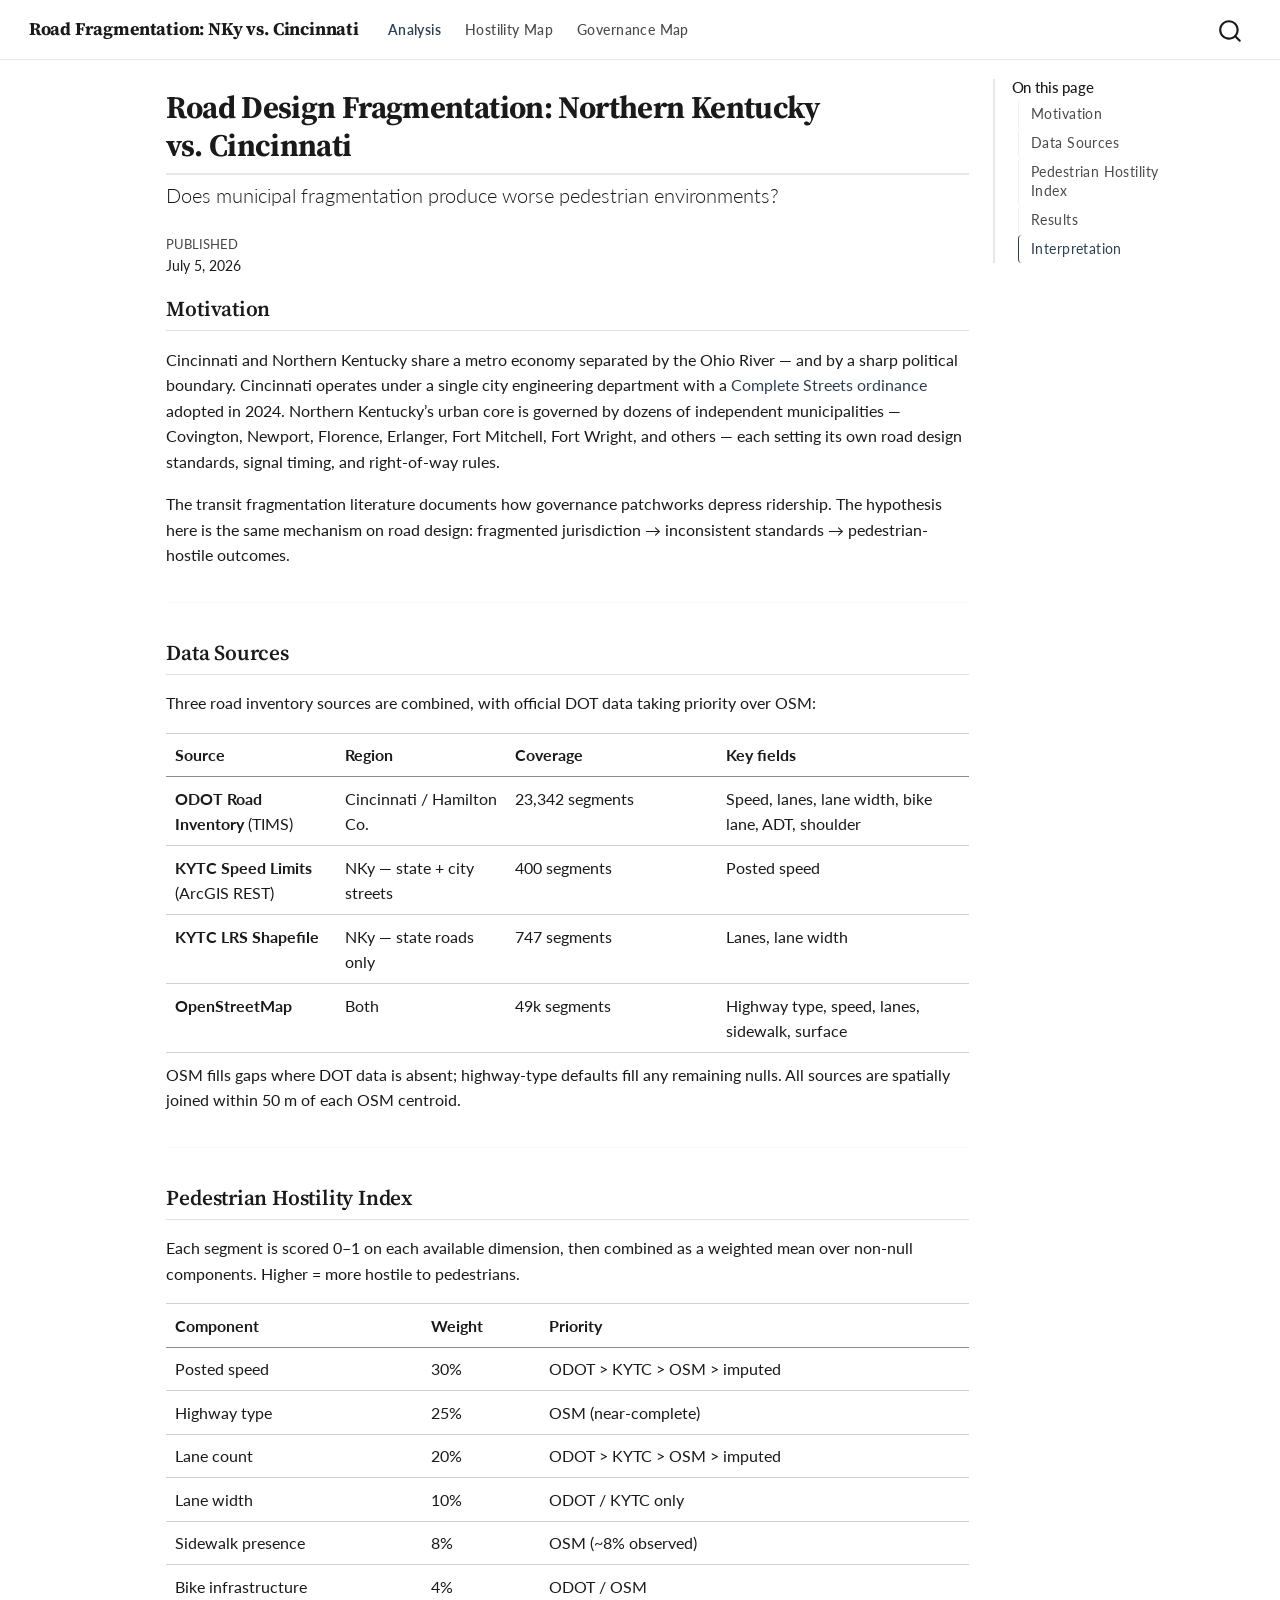
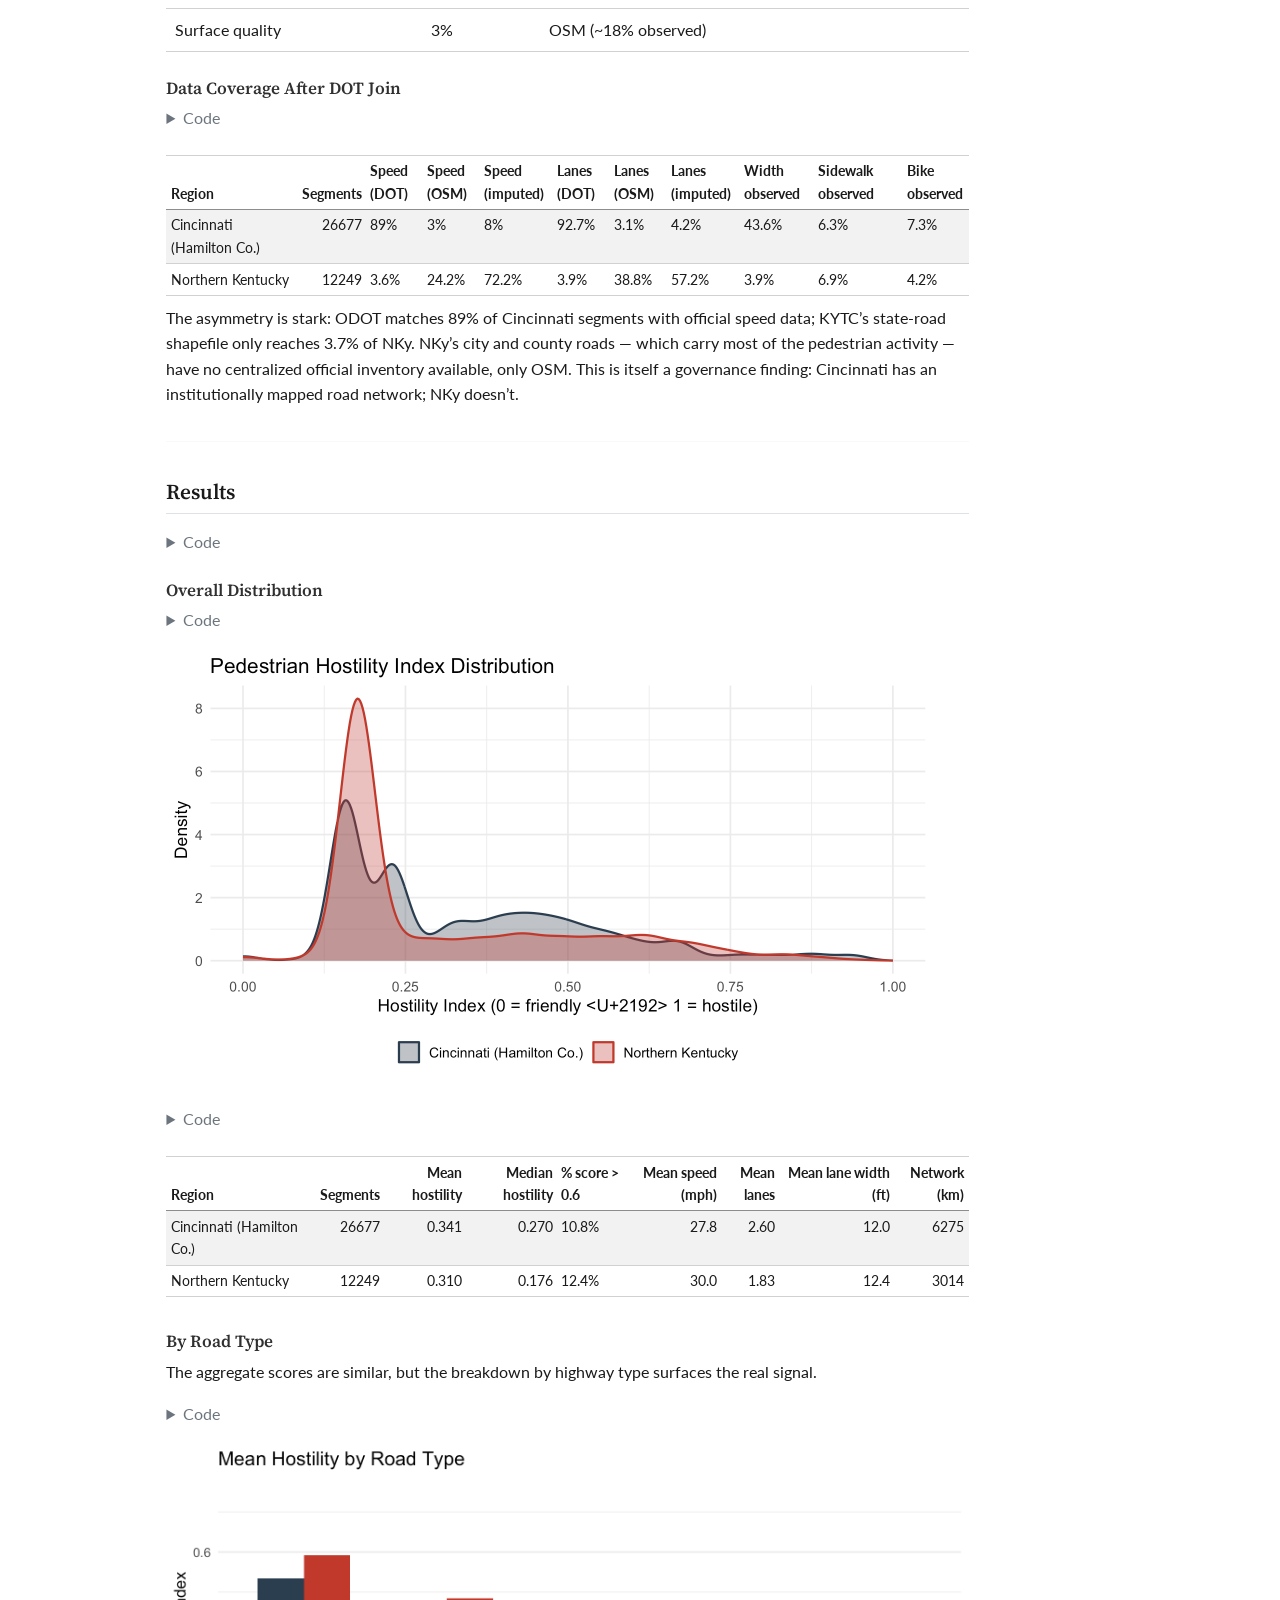
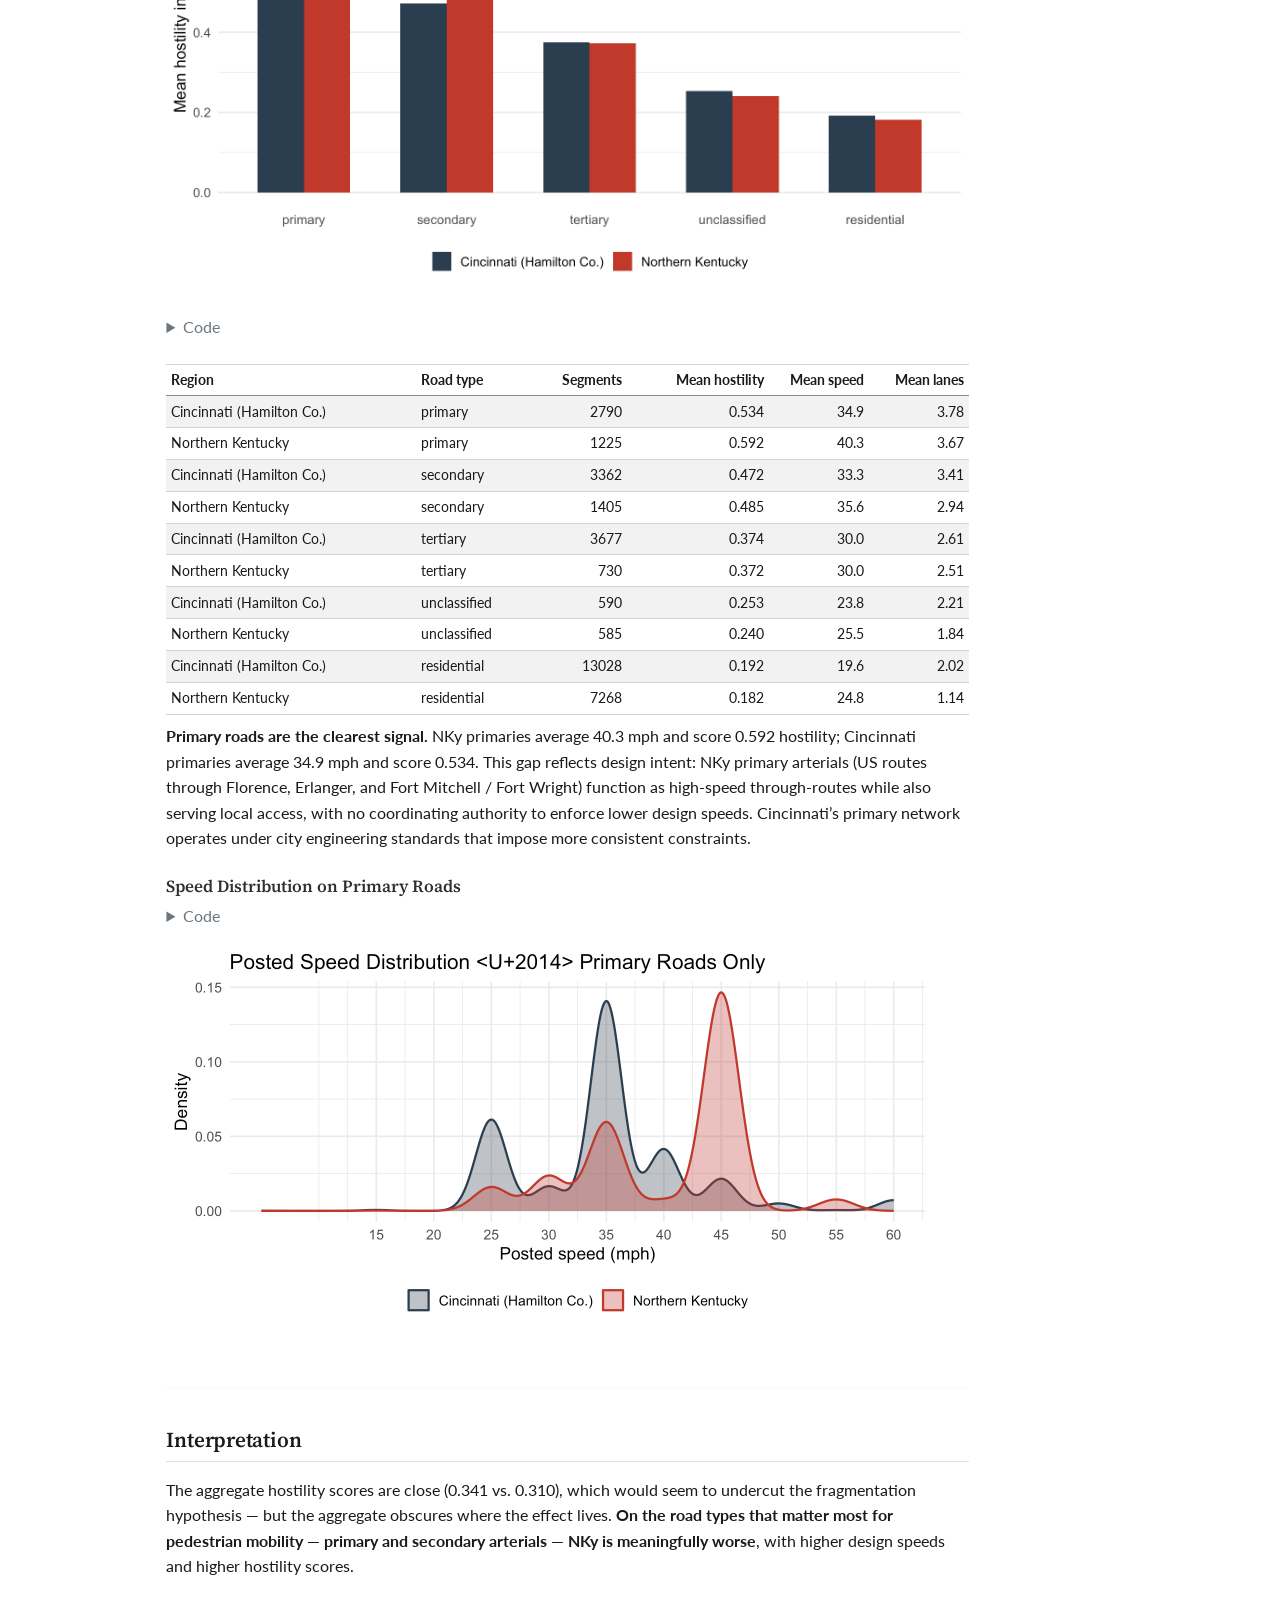
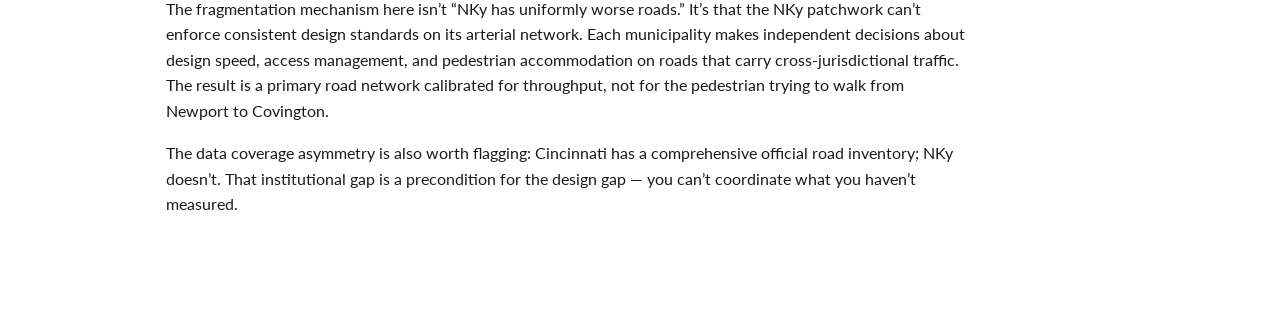
<file: docs/index.html>
<!DOCTYPE html>
<html xmlns="http://www.w3.org/1999/xhtml" lang="en" xml:lang="en"><head>

<meta charset="utf-8">
<meta name="generator" content="quarto-1.8.27">

<meta name="viewport" content="width=device-width, initial-scale=1.0, user-scalable=yes">

<meta name="dcterms.date" content="2026-07-05">

<title>Road Design Fragmentation: Northern Kentucky vs.&nbsp;Cincinnati – Road Fragmentation: NKy vs. Cincinnati</title>
<style>
code{white-space: pre-wrap;}
span.smallcaps{font-variant: small-caps;}
div.columns{display: flex; gap: min(4vw, 1.5em);}
div.column{flex: auto; overflow-x: auto;}
div.hanging-indent{margin-left: 1.5em; text-indent: -1.5em;}
ul.task-list{list-style: none;}
ul.task-list li input[type="checkbox"] {
  width: 0.8em;
  margin: 0 0.8em 0.2em -1em; /* quarto-specific, see https://github.com/quarto-dev/quarto-cli/issues/4556 */ 
  vertical-align: middle;
}
/* CSS for syntax highlighting */
html { -webkit-text-size-adjust: 100%; }
pre > code.sourceCode { white-space: pre; position: relative; }
pre > code.sourceCode > span { display: inline-block; line-height: 1.25; }
pre > code.sourceCode > span:empty { height: 1.2em; }
.sourceCode { overflow: visible; }
code.sourceCode > span { color: inherit; text-decoration: inherit; }
div.sourceCode { margin: 1em 0; }
pre.sourceCode { margin: 0; }
@media screen {
div.sourceCode { overflow: auto; }
}
@media print {
pre > code.sourceCode { white-space: pre-wrap; }
pre > code.sourceCode > span { text-indent: -5em; padding-left: 5em; }
}
pre.numberSource code
  { counter-reset: source-line 0; }
pre.numberSource code > span
  { position: relative; left: -4em; counter-increment: source-line; }
pre.numberSource code > span > a:first-child::before
  { content: counter(source-line);
    position: relative; left: -1em; text-align: right; vertical-align: baseline;
    border: none; display: inline-block;
    -webkit-touch-callout: none; -webkit-user-select: none;
    -khtml-user-select: none; -moz-user-select: none;
    -ms-user-select: none; user-select: none;
    padding: 0 4px; width: 4em;
  }
pre.numberSource { margin-left: 3em;  padding-left: 4px; }
div.sourceCode
  {   }
@media screen {
pre > code.sourceCode > span > a:first-child::before { text-decoration: underline; }
}
</style>


<script src="site_libs/quarto-nav/quarto-nav.js"></script>
<script src="site_libs/quarto-nav/headroom.min.js"></script>
<script src="site_libs/clipboard/clipboard.min.js"></script>
<script src="site_libs/quarto-search/autocomplete.umd.js"></script>
<script src="site_libs/quarto-search/fuse.min.js"></script>
<script src="site_libs/quarto-search/quarto-search.js"></script>
<meta name="quarto:offset" content="./">
<script src="site_libs/quarto-html/quarto.js" type="module"></script>
<script src="site_libs/quarto-html/tabsets/tabsets.js" type="module"></script>
<script src="site_libs/quarto-html/axe/axe-check.js" type="module"></script>
<script src="site_libs/quarto-html/popper.min.js"></script>
<script src="site_libs/quarto-html/tippy.umd.min.js"></script>
<script src="site_libs/quarto-html/anchor.min.js"></script>
<link href="site_libs/quarto-html/tippy.css" rel="stylesheet">
<link href="site_libs/quarto-html/quarto-syntax-highlighting-8b4baf804e461d9b72633f0de59a0cac.css" rel="stylesheet" id="quarto-text-highlighting-styles">
<script src="site_libs/bootstrap/bootstrap.min.js"></script>
<link href="site_libs/bootstrap/bootstrap-icons.css" rel="stylesheet">
<link href="site_libs/bootstrap/bootstrap-f2f602f58a1feb3413044be4aec0a068.min.css" rel="stylesheet" append-hash="true" id="quarto-bootstrap" data-mode="light">
<script id="quarto-search-options" type="application/json">{
  "location": "navbar",
  "copy-button": false,
  "collapse-after": 3,
  "panel-placement": "end",
  "type": "overlay",
  "limit": 50,
  "keyboard-shortcut": [
    "f",
    "/",
    "s"
  ],
  "show-item-context": false,
  "language": {
    "search-no-results-text": "No results",
    "search-matching-documents-text": "matching documents",
    "search-copy-link-title": "Copy link to search",
    "search-hide-matches-text": "Hide additional matches",
    "search-more-match-text": "more match in this document",
    "search-more-matches-text": "more matches in this document",
    "search-clear-button-title": "Clear",
    "search-text-placeholder": "",
    "search-detached-cancel-button-title": "Cancel",
    "search-submit-button-title": "Submit",
    "search-label": "Search"
  }
}</script>


</head>

<body class="nav-fixed quarto-light">

<div id="quarto-search-results"></div>
  <header id="quarto-header" class="headroom fixed-top">
    <nav class="navbar navbar-expand-lg " data-bs-theme="dark">
      <div class="navbar-container container-fluid">
      <div class="navbar-brand-container mx-auto">
    <a class="navbar-brand" href="./index.html">
    <span class="navbar-title">Road Fragmentation: NKy vs.&nbsp;Cincinnati</span>
    </a>
  </div>
            <div id="quarto-search" class="" title="Search"></div>
          <button class="navbar-toggler" type="button" data-bs-toggle="collapse" data-bs-target="#navbarCollapse" aria-controls="navbarCollapse" role="menu" aria-expanded="false" aria-label="Toggle navigation" onclick="if (window.quartoToggleHeadroom) { window.quartoToggleHeadroom(); }">
  <span class="navbar-toggler-icon"></span>
</button>
          <div class="collapse navbar-collapse" id="navbarCollapse">
            <ul class="navbar-nav navbar-nav-scroll me-auto">
  <li class="nav-item">
    <a class="nav-link active" href="./index.html" aria-current="page"> 
<span class="menu-text">Analysis</span></a>
  </li>  
  <li class="nav-item">
    <a class="nav-link" href="./lts_map.html"> 
<span class="menu-text">Hostility Map</span></a>
  </li>  
  <li class="nav-item">
    <a class="nav-link" href="./governance_map.html"> 
<span class="menu-text">Governance Map</span></a>
  </li>  
</ul>
          </div> <!-- /navcollapse -->
            <div class="quarto-navbar-tools">
</div>
      </div> <!-- /container-fluid -->
    </nav>
</header>
<!-- content -->
<div id="quarto-content" class="quarto-container page-columns page-rows-contents page-layout-article page-navbar">
<!-- sidebar -->
<!-- margin-sidebar -->
    <div id="quarto-margin-sidebar" class="sidebar margin-sidebar">
        <nav id="TOC" role="doc-toc" class="toc-active">
    <h2 id="toc-title">On this page</h2>
   
  <ul>
  <li><a href="#motivation" id="toc-motivation" class="nav-link active" data-scroll-target="#motivation">Motivation</a></li>
  <li><a href="#data-sources" id="toc-data-sources" class="nav-link" data-scroll-target="#data-sources">Data Sources</a></li>
  <li><a href="#pedestrian-hostility-index" id="toc-pedestrian-hostility-index" class="nav-link" data-scroll-target="#pedestrian-hostility-index">Pedestrian Hostility Index</a>
  <ul class="collapse">
  <li><a href="#data-coverage-after-dot-join" id="toc-data-coverage-after-dot-join" class="nav-link" data-scroll-target="#data-coverage-after-dot-join">Data Coverage After DOT Join</a></li>
  </ul></li>
  <li><a href="#results" id="toc-results" class="nav-link" data-scroll-target="#results">Results</a>
  <ul class="collapse">
  <li><a href="#overall-distribution" id="toc-overall-distribution" class="nav-link" data-scroll-target="#overall-distribution">Overall Distribution</a></li>
  <li><a href="#by-road-type" id="toc-by-road-type" class="nav-link" data-scroll-target="#by-road-type">By Road Type</a></li>
  <li><a href="#speed-distribution-on-primary-roads" id="toc-speed-distribution-on-primary-roads" class="nav-link" data-scroll-target="#speed-distribution-on-primary-roads">Speed Distribution on Primary Roads</a></li>
  </ul></li>
  <li><a href="#interpretation" id="toc-interpretation" class="nav-link" data-scroll-target="#interpretation">Interpretation</a></li>
  </ul>
</nav>
    </div>
<!-- main -->
<main class="content" id="quarto-document-content">

<header id="title-block-header" class="quarto-title-block default">
<div class="quarto-title">
<h1 class="title">Road Design Fragmentation: Northern Kentucky vs.&nbsp;Cincinnati</h1>
<p class="subtitle lead">Does municipal fragmentation produce worse pedestrian environments?</p>
</div>



<div class="quarto-title-meta">

    
    <div>
    <div class="quarto-title-meta-heading">Published</div>
    <div class="quarto-title-meta-contents">
      <p class="date">July 5, 2026</p>
    </div>
  </div>
  
    
  </div>
  


</header>


<section id="motivation" class="level2">
<h2 class="anchored" data-anchor-id="motivation">Motivation</h2>
<p>Cincinnati and Northern Kentucky share a metro economy separated by the Ohio River — and by a sharp political boundary. Cincinnati operates under a single city engineering department with a <a href="https://www.citybeat.com/news/cincinnati-adopts-complete-streets-policy-to-prioritize-pedestrian-safety-accessibility-14323235/">Complete Streets ordinance</a> adopted in 2024. Northern Kentucky’s urban core is governed by dozens of independent municipalities — Covington, Newport, Florence, Erlanger, Fort Mitchell, Fort Wright, and others — each setting its own road design standards, signal timing, and right-of-way rules.</p>
<p>The transit fragmentation literature documents how governance patchworks depress ridership. The hypothesis here is the same mechanism on road design: fragmented jurisdiction → inconsistent standards → pedestrian-hostile outcomes.</p>
<hr>
</section>
<section id="data-sources" class="level2">
<h2 class="anchored" data-anchor-id="data-sources">Data Sources</h2>
<p>Three road inventory sources are combined, with official DOT data taking priority over OSM:</p>
<table class="caption-top table">
<colgroup>
<col style="width: 21%">
<col style="width: 21%">
<col style="width: 26%">
<col style="width: 31%">
</colgroup>
<thead>
<tr class="header">
<th>Source</th>
<th>Region</th>
<th>Coverage</th>
<th>Key fields</th>
</tr>
</thead>
<tbody>
<tr class="odd">
<td><strong>ODOT Road Inventory</strong> (TIMS)</td>
<td>Cincinnati / Hamilton Co.</td>
<td>23,342 segments</td>
<td>Speed, lanes, lane width, bike lane, ADT, shoulder</td>
</tr>
<tr class="even">
<td><strong>KYTC Speed Limits</strong> (ArcGIS REST)</td>
<td>NKy — state + city streets</td>
<td>400 segments</td>
<td>Posted speed</td>
</tr>
<tr class="odd">
<td><strong>KYTC LRS Shapefile</strong></td>
<td>NKy — state roads only</td>
<td>747 segments</td>
<td>Lanes, lane width</td>
</tr>
<tr class="even">
<td><strong>OpenStreetMap</strong></td>
<td>Both</td>
<td>49k segments</td>
<td>Highway type, speed, lanes, sidewalk, surface</td>
</tr>
</tbody>
</table>
<p>OSM fills gaps where DOT data is absent; highway-type defaults fill any remaining nulls. All sources are spatially joined within 50 m of each OSM centroid.</p>
<hr>
</section>
<section id="pedestrian-hostility-index" class="level2">
<h2 class="anchored" data-anchor-id="pedestrian-hostility-index">Pedestrian Hostility Index</h2>
<p>Each segment is scored 0–1 on each available dimension, then combined as a weighted mean over non-null components. Higher = more hostile to pedestrians.</p>
<table class="caption-top table">
<thead>
<tr class="header">
<th>Component</th>
<th>Weight</th>
<th>Priority</th>
</tr>
</thead>
<tbody>
<tr class="odd">
<td>Posted speed</td>
<td>30%</td>
<td>ODOT &gt; KYTC &gt; OSM &gt; imputed</td>
</tr>
<tr class="even">
<td>Highway type</td>
<td>25%</td>
<td>OSM (near-complete)</td>
</tr>
<tr class="odd">
<td>Lane count</td>
<td>20%</td>
<td>ODOT &gt; KYTC &gt; OSM &gt; imputed</td>
</tr>
<tr class="even">
<td>Lane width</td>
<td>10%</td>
<td>ODOT / KYTC only</td>
</tr>
<tr class="odd">
<td>Sidewalk presence</td>
<td>8%</td>
<td>OSM (~8% observed)</td>
</tr>
<tr class="even">
<td>Bike infrastructure</td>
<td>4%</td>
<td>ODOT / OSM</td>
</tr>
<tr class="odd">
<td>Surface quality</td>
<td>3%</td>
<td>OSM (~18% observed)</td>
</tr>
</tbody>
</table>
<section id="data-coverage-after-dot-join" class="level3">
<h3 class="anchored" data-anchor-id="data-coverage-after-dot-join">Data Coverage After DOT Join</h3>
<div class="cell">
<details class="code-fold">
<summary>Code</summary>
<div class="code-copy-outer-scaffold"><div class="sourceCode cell-code" id="cb1"><pre class="sourceCode r code-with-copy"><code class="sourceCode r"><span id="cb1-1"><a href="#cb1-1" aria-hidden="true" tabindex="-1"></a>coverage <span class="ot">&lt;-</span> <span class="fu">read_csv</span>(<span class="st">"data/coverage_summary.csv"</span>, <span class="at">show_col_types =</span> <span class="cn">FALSE</span>)</span>
<span id="cb1-2"><a href="#cb1-2" aria-hidden="true" tabindex="-1"></a></span>
<span id="cb1-3"><a href="#cb1-3" aria-hidden="true" tabindex="-1"></a>coverage <span class="sc">|&gt;</span></span>
<span id="cb1-4"><a href="#cb1-4" aria-hidden="true" tabindex="-1"></a>  <span class="fu">mutate</span>(<span class="fu">across</span>(<span class="fu">where</span>(is.numeric) <span class="sc">&amp;</span> <span class="sc">!</span>n, \(x) <span class="fu">paste0</span>(<span class="fu">round</span>(x, <span class="dv">1</span>), <span class="st">"%"</span>))) <span class="sc">|&gt;</span></span>
<span id="cb1-5"><a href="#cb1-5" aria-hidden="true" tabindex="-1"></a>  <span class="fu">rename</span>(</span>
<span id="cb1-6"><a href="#cb1-6" aria-hidden="true" tabindex="-1"></a>    <span class="at">Region             =</span> region,</span>
<span id="cb1-7"><a href="#cb1-7" aria-hidden="true" tabindex="-1"></a>    <span class="at">Segments           =</span> n,</span>
<span id="cb1-8"><a href="#cb1-8" aria-hidden="true" tabindex="-1"></a>    <span class="st">`</span><span class="at">Speed (DOT)</span><span class="st">`</span>      <span class="ot">=</span> pct_speed_dot,</span>
<span id="cb1-9"><a href="#cb1-9" aria-hidden="true" tabindex="-1"></a>    <span class="st">`</span><span class="at">Speed (OSM)</span><span class="st">`</span>      <span class="ot">=</span> pct_speed_osm,</span>
<span id="cb1-10"><a href="#cb1-10" aria-hidden="true" tabindex="-1"></a>    <span class="st">`</span><span class="at">Speed (imputed)</span><span class="st">`</span>  <span class="ot">=</span> pct_speed_imputed,</span>
<span id="cb1-11"><a href="#cb1-11" aria-hidden="true" tabindex="-1"></a>    <span class="st">`</span><span class="at">Lanes (DOT)</span><span class="st">`</span>      <span class="ot">=</span> pct_lanes_dot,</span>
<span id="cb1-12"><a href="#cb1-12" aria-hidden="true" tabindex="-1"></a>    <span class="st">`</span><span class="at">Lanes (OSM)</span><span class="st">`</span>      <span class="ot">=</span> pct_lanes_osm,</span>
<span id="cb1-13"><a href="#cb1-13" aria-hidden="true" tabindex="-1"></a>    <span class="st">`</span><span class="at">Lanes (imputed)</span><span class="st">`</span>  <span class="ot">=</span> pct_lanes_imputed,</span>
<span id="cb1-14"><a href="#cb1-14" aria-hidden="true" tabindex="-1"></a>    <span class="st">`</span><span class="at">Width observed</span><span class="st">`</span>   <span class="ot">=</span> pct_width,</span>
<span id="cb1-15"><a href="#cb1-15" aria-hidden="true" tabindex="-1"></a>    <span class="st">`</span><span class="at">Sidewalk observed</span><span class="st">`</span><span class="ot">=</span> pct_sidewalk,</span>
<span id="cb1-16"><a href="#cb1-16" aria-hidden="true" tabindex="-1"></a>    <span class="st">`</span><span class="at">Bike observed</span><span class="st">`</span>    <span class="ot">=</span> pct_bike</span>
<span id="cb1-17"><a href="#cb1-17" aria-hidden="true" tabindex="-1"></a>  )</span></code></pre></div><button title="Copy to Clipboard" class="code-copy-button"><i class="bi"></i></button></div>
</details>
<div class="cell-output-display">
<div class="kable-table">
<table class="caption-top table table-sm table-striped small">
<colgroup>
<col style="width: 16%">
<col style="width: 5%">
<col style="width: 7%">
<col style="width: 7%">
<col style="width: 9%">
<col style="width: 7%">
<col style="width: 7%">
<col style="width: 9%">
<col style="width: 9%">
<col style="width: 11%">
<col style="width: 8%">
</colgroup>
<thead>
<tr class="header">
<th style="text-align: left;">Region</th>
<th style="text-align: right;">Segments</th>
<th style="text-align: left;">Speed (DOT)</th>
<th style="text-align: left;">Speed (OSM)</th>
<th style="text-align: left;">Speed (imputed)</th>
<th style="text-align: left;">Lanes (DOT)</th>
<th style="text-align: left;">Lanes (OSM)</th>
<th style="text-align: left;">Lanes (imputed)</th>
<th style="text-align: left;">Width observed</th>
<th style="text-align: left;">Sidewalk observed</th>
<th style="text-align: left;">Bike observed</th>
</tr>
</thead>
<tbody>
<tr class="odd">
<td style="text-align: left;">Cincinnati (Hamilton Co.)</td>
<td style="text-align: right;">26677</td>
<td style="text-align: left;">89%</td>
<td style="text-align: left;">3%</td>
<td style="text-align: left;">8%</td>
<td style="text-align: left;">92.7%</td>
<td style="text-align: left;">3.1%</td>
<td style="text-align: left;">4.2%</td>
<td style="text-align: left;">43.6%</td>
<td style="text-align: left;">6.3%</td>
<td style="text-align: left;">7.3%</td>
</tr>
<tr class="even">
<td style="text-align: left;">Northern Kentucky</td>
<td style="text-align: right;">12249</td>
<td style="text-align: left;">3.6%</td>
<td style="text-align: left;">24.2%</td>
<td style="text-align: left;">72.2%</td>
<td style="text-align: left;">3.9%</td>
<td style="text-align: left;">38.8%</td>
<td style="text-align: left;">57.2%</td>
<td style="text-align: left;">3.9%</td>
<td style="text-align: left;">6.9%</td>
<td style="text-align: left;">4.2%</td>
</tr>
</tbody>
</table>
</div>
</div>
</div>
<p>The asymmetry is stark: ODOT matches 89% of Cincinnati segments with official speed data; KYTC’s state-road shapefile only reaches 3.7% of NKy. NKy’s city and county roads — which carry most of the pedestrian activity — have no centralized official inventory available, only OSM. This is itself a governance finding: Cincinnati has an institutionally mapped road network; NKy doesn’t.</p>
<hr>
</section>
</section>
<section id="results" class="level2">
<h2 class="anchored" data-anchor-id="results">Results</h2>
<div class="cell">
<details class="code-fold">
<summary>Code</summary>
<div class="code-copy-outer-scaffold"><div class="sourceCode cell-code" id="cb2"><pre class="sourceCode r code-with-copy"><code class="sourceCode r"><span id="cb2-1"><a href="#cb2-1" aria-hidden="true" tabindex="-1"></a>roads        <span class="ot">&lt;-</span> <span class="fu">st_read</span>(<span class="st">"data/roads_hostility.gpkg"</span>, <span class="at">quiet =</span> <span class="cn">TRUE</span>)</span>
<span id="cb2-2"><a href="#cb2-2" aria-hidden="true" tabindex="-1"></a>summary_tbl  <span class="ot">&lt;-</span> <span class="fu">read_csv</span>(<span class="st">"data/hostility_summary.csv"</span>, <span class="at">show_col_types =</span> <span class="cn">FALSE</span>)</span>
<span id="cb2-3"><a href="#cb2-3" aria-hidden="true" tabindex="-1"></a>type_summary <span class="ot">&lt;-</span> <span class="fu">read_csv</span>(<span class="st">"data/type_summary.csv"</span>,      <span class="at">show_col_types =</span> <span class="cn">FALSE</span>)</span></code></pre></div><button title="Copy to Clipboard" class="code-copy-button"><i class="bi"></i></button></div>
</details>
</div>
<section id="overall-distribution" class="level3">
<h3 class="anchored" data-anchor-id="overall-distribution">Overall Distribution</h3>
<div class="cell">
<details class="code-fold">
<summary>Code</summary>
<div class="code-copy-outer-scaffold"><div class="sourceCode cell-code" id="cb3"><pre class="sourceCode r code-with-copy"><code class="sourceCode r"><span id="cb3-1"><a href="#cb3-1" aria-hidden="true" tabindex="-1"></a><span class="fu">ggplot</span>(</span>
<span id="cb3-2"><a href="#cb3-2" aria-hidden="true" tabindex="-1"></a>  <span class="fu">st_drop_geometry</span>(roads) <span class="sc">|&gt;</span> <span class="fu">filter</span>(region <span class="sc">!=</span> <span class="st">"Outside Study Area"</span>),</span>
<span id="cb3-3"><a href="#cb3-3" aria-hidden="true" tabindex="-1"></a>  <span class="fu">aes</span>(<span class="at">x =</span> hostility_index, <span class="at">fill =</span> region, <span class="at">color =</span> region)</span>
<span id="cb3-4"><a href="#cb3-4" aria-hidden="true" tabindex="-1"></a>) <span class="sc">+</span></span>
<span id="cb3-5"><a href="#cb3-5" aria-hidden="true" tabindex="-1"></a>  <span class="fu">geom_density</span>(<span class="at">alpha =</span> <span class="fl">0.35</span>, <span class="at">linewidth =</span> <span class="fl">0.8</span>) <span class="sc">+</span></span>
<span id="cb3-6"><a href="#cb3-6" aria-hidden="true" tabindex="-1"></a>  <span class="fu">scale_fill_manual</span>(<span class="at">values  =</span> <span class="fu">c</span>(<span class="st">"Cincinnati (Hamilton Co.)"</span> <span class="ot">=</span> <span class="st">"#2c3e50"</span>,</span>
<span id="cb3-7"><a href="#cb3-7" aria-hidden="true" tabindex="-1"></a>                                <span class="st">"Northern Kentucky"</span>          <span class="ot">=</span> <span class="st">"#c0392b"</span>)) <span class="sc">+</span></span>
<span id="cb3-8"><a href="#cb3-8" aria-hidden="true" tabindex="-1"></a>  <span class="fu">scale_color_manual</span>(<span class="at">values =</span> <span class="fu">c</span>(<span class="st">"Cincinnati (Hamilton Co.)"</span> <span class="ot">=</span> <span class="st">"#2c3e50"</span>,</span>
<span id="cb3-9"><a href="#cb3-9" aria-hidden="true" tabindex="-1"></a>                                <span class="st">"Northern Kentucky"</span>          <span class="ot">=</span> <span class="st">"#c0392b"</span>)) <span class="sc">+</span></span>
<span id="cb3-10"><a href="#cb3-10" aria-hidden="true" tabindex="-1"></a>  <span class="fu">scale_x_continuous</span>(<span class="at">limits =</span> <span class="fu">c</span>(<span class="dv">0</span>, <span class="dv">1</span>)) <span class="sc">+</span></span>
<span id="cb3-11"><a href="#cb3-11" aria-hidden="true" tabindex="-1"></a>  <span class="fu">labs</span>(</span>
<span id="cb3-12"><a href="#cb3-12" aria-hidden="true" tabindex="-1"></a>    <span class="at">title =</span> <span class="st">"Pedestrian Hostility Index Distribution"</span>,</span>
<span id="cb3-13"><a href="#cb3-13" aria-hidden="true" tabindex="-1"></a>    <span class="at">x     =</span> <span class="st">"Hostility Index (0 = friendly → 1 = hostile)"</span>,</span>
<span id="cb3-14"><a href="#cb3-14" aria-hidden="true" tabindex="-1"></a>    <span class="at">y     =</span> <span class="st">"Density"</span>,</span>
<span id="cb3-15"><a href="#cb3-15" aria-hidden="true" tabindex="-1"></a>    <span class="at">fill  =</span> <span class="cn">NULL</span>, <span class="at">color =</span> <span class="cn">NULL</span></span>
<span id="cb3-16"><a href="#cb3-16" aria-hidden="true" tabindex="-1"></a>  ) <span class="sc">+</span></span>
<span id="cb3-17"><a href="#cb3-17" aria-hidden="true" tabindex="-1"></a>  <span class="fu">theme_minimal</span>(<span class="at">base_size =</span> <span class="dv">13</span>) <span class="sc">+</span></span>
<span id="cb3-18"><a href="#cb3-18" aria-hidden="true" tabindex="-1"></a>  <span class="fu">theme</span>(<span class="at">legend.position =</span> <span class="st">"bottom"</span>)</span></code></pre></div><button title="Copy to Clipboard" class="code-copy-button"><i class="bi"></i></button></div>
</details>
<div class="cell-output-display">
<div>
<figure class="figure">
<p><img src="index_files/figure-html/dist-plot-1.png" class="img-fluid figure-img" width="768"></p>
</figure>
</div>
</div>
</div>
<div class="cell">
<details class="code-fold">
<summary>Code</summary>
<div class="code-copy-outer-scaffold"><div class="sourceCode cell-code" id="cb4"><pre class="sourceCode r code-with-copy"><code class="sourceCode r"><span id="cb4-1"><a href="#cb4-1" aria-hidden="true" tabindex="-1"></a>summary_tbl <span class="sc">|&gt;</span></span>
<span id="cb4-2"><a href="#cb4-2" aria-hidden="true" tabindex="-1"></a>  <span class="fu">mutate</span>(</span>
<span id="cb4-3"><a href="#cb4-3" aria-hidden="true" tabindex="-1"></a>    <span class="at">mean_hostility   =</span> <span class="fu">round</span>(mean_hostility, <span class="dv">3</span>),</span>
<span id="cb4-4"><a href="#cb4-4" aria-hidden="true" tabindex="-1"></a>    <span class="at">median_hostility =</span> <span class="fu">round</span>(median_hostility, <span class="dv">3</span>),</span>
<span id="cb4-5"><a href="#cb4-5" aria-hidden="true" tabindex="-1"></a>    <span class="at">pct_high         =</span> <span class="fu">paste0</span>(<span class="fu">round</span>(pct_high, <span class="dv">1</span>), <span class="st">"%"</span>),</span>
<span id="cb4-6"><a href="#cb4-6" aria-hidden="true" tabindex="-1"></a>    <span class="at">mean_speed       =</span> <span class="fu">round</span>(mean_speed, <span class="dv">1</span>),</span>
<span id="cb4-7"><a href="#cb4-7" aria-hidden="true" tabindex="-1"></a>    <span class="at">mean_lanes       =</span> <span class="fu">round</span>(mean_lanes, <span class="dv">2</span>),</span>
<span id="cb4-8"><a href="#cb4-8" aria-hidden="true" tabindex="-1"></a>    <span class="at">mean_width_ft    =</span> <span class="fu">round</span>(mean_width_ft, <span class="dv">1</span>),</span>
<span id="cb4-9"><a href="#cb4-9" aria-hidden="true" tabindex="-1"></a>    <span class="at">length_km        =</span> <span class="fu">round</span>(length_km, <span class="dv">0</span>)</span>
<span id="cb4-10"><a href="#cb4-10" aria-hidden="true" tabindex="-1"></a>  ) <span class="sc">|&gt;</span></span>
<span id="cb4-11"><a href="#cb4-11" aria-hidden="true" tabindex="-1"></a>  <span class="fu">rename</span>(</span>
<span id="cb4-12"><a href="#cb4-12" aria-hidden="true" tabindex="-1"></a>    <span class="at">Region              =</span> region,</span>
<span id="cb4-13"><a href="#cb4-13" aria-hidden="true" tabindex="-1"></a>    <span class="at">Segments            =</span> n,</span>
<span id="cb4-14"><a href="#cb4-14" aria-hidden="true" tabindex="-1"></a>    <span class="st">`</span><span class="at">Mean hostility</span><span class="st">`</span>    <span class="ot">=</span> mean_hostility,</span>
<span id="cb4-15"><a href="#cb4-15" aria-hidden="true" tabindex="-1"></a>    <span class="st">`</span><span class="at">Median hostility</span><span class="st">`</span>  <span class="ot">=</span> median_hostility,</span>
<span id="cb4-16"><a href="#cb4-16" aria-hidden="true" tabindex="-1"></a>    <span class="st">`</span><span class="at">% score &gt; 0.6</span><span class="st">`</span>     <span class="ot">=</span> pct_high,</span>
<span id="cb4-17"><a href="#cb4-17" aria-hidden="true" tabindex="-1"></a>    <span class="st">`</span><span class="at">Mean speed (mph)</span><span class="st">`</span>  <span class="ot">=</span> mean_speed,</span>
<span id="cb4-18"><a href="#cb4-18" aria-hidden="true" tabindex="-1"></a>    <span class="st">`</span><span class="at">Mean lanes</span><span class="st">`</span>        <span class="ot">=</span> mean_lanes,</span>
<span id="cb4-19"><a href="#cb4-19" aria-hidden="true" tabindex="-1"></a>    <span class="st">`</span><span class="at">Mean lane width (ft)</span><span class="st">`</span> <span class="ot">=</span> mean_width_ft,</span>
<span id="cb4-20"><a href="#cb4-20" aria-hidden="true" tabindex="-1"></a>    <span class="st">`</span><span class="at">Network (km)</span><span class="st">`</span>      <span class="ot">=</span> length_km</span>
<span id="cb4-21"><a href="#cb4-21" aria-hidden="true" tabindex="-1"></a>  )</span></code></pre></div><button title="Copy to Clipboard" class="code-copy-button"><i class="bi"></i></button></div>
</details>
<div class="cell-output-display">
<div class="kable-table">
<table class="caption-top table table-sm table-striped small">
<colgroup>
<col style="width: 18%">
<col style="width: 6%">
<col style="width: 10%">
<col style="width: 11%">
<col style="width: 9%">
<col style="width: 11%">
<col style="width: 7%">
<col style="width: 14%">
<col style="width: 9%">
</colgroup>
<thead>
<tr class="header">
<th style="text-align: left;">Region</th>
<th style="text-align: right;">Segments</th>
<th style="text-align: right;">Mean hostility</th>
<th style="text-align: right;">Median hostility</th>
<th style="text-align: left;">% score &gt; 0.6</th>
<th style="text-align: right;">Mean speed (mph)</th>
<th style="text-align: right;">Mean lanes</th>
<th style="text-align: right;">Mean lane width (ft)</th>
<th style="text-align: right;">Network (km)</th>
</tr>
</thead>
<tbody>
<tr class="odd">
<td style="text-align: left;">Cincinnati (Hamilton Co.)</td>
<td style="text-align: right;">26677</td>
<td style="text-align: right;">0.341</td>
<td style="text-align: right;">0.270</td>
<td style="text-align: left;">10.8%</td>
<td style="text-align: right;">27.8</td>
<td style="text-align: right;">2.60</td>
<td style="text-align: right;">12.0</td>
<td style="text-align: right;">6275</td>
</tr>
<tr class="even">
<td style="text-align: left;">Northern Kentucky</td>
<td style="text-align: right;">12249</td>
<td style="text-align: right;">0.310</td>
<td style="text-align: right;">0.176</td>
<td style="text-align: left;">12.4%</td>
<td style="text-align: right;">30.0</td>
<td style="text-align: right;">1.83</td>
<td style="text-align: right;">12.4</td>
<td style="text-align: right;">3014</td>
</tr>
</tbody>
</table>
</div>
</div>
</div>
</section>
<section id="by-road-type" class="level3">
<h3 class="anchored" data-anchor-id="by-road-type">By Road Type</h3>
<p>The aggregate scores are similar, but the breakdown by highway type surfaces the real signal.</p>
<div class="cell">
<details class="code-fold">
<summary>Code</summary>
<div class="code-copy-outer-scaffold"><div class="sourceCode cell-code" id="cb5"><pre class="sourceCode r code-with-copy"><code class="sourceCode r"><span id="cb5-1"><a href="#cb5-1" aria-hidden="true" tabindex="-1"></a>type_order <span class="ot">&lt;-</span> <span class="fu">c</span>(<span class="st">"primary"</span>,<span class="st">"secondary"</span>,<span class="st">"tertiary"</span>,<span class="st">"unclassified"</span>,<span class="st">"residential"</span>)</span>
<span id="cb5-2"><a href="#cb5-2" aria-hidden="true" tabindex="-1"></a></span>
<span id="cb5-3"><a href="#cb5-3" aria-hidden="true" tabindex="-1"></a>type_summary <span class="sc">|&gt;</span></span>
<span id="cb5-4"><a href="#cb5-4" aria-hidden="true" tabindex="-1"></a>  <span class="fu">mutate</span>(<span class="at">highway =</span> <span class="fu">factor</span>(highway, <span class="at">levels =</span> type_order)) <span class="sc">|&gt;</span></span>
<span id="cb5-5"><a href="#cb5-5" aria-hidden="true" tabindex="-1"></a>  <span class="fu">ggplot</span>(<span class="fu">aes</span>(<span class="at">x =</span> highway, <span class="at">y =</span> mean_hostility, <span class="at">fill =</span> region)) <span class="sc">+</span></span>
<span id="cb5-6"><a href="#cb5-6" aria-hidden="true" tabindex="-1"></a>  <span class="fu">geom_col</span>(<span class="at">position =</span> <span class="st">"dodge"</span>, <span class="at">width =</span> <span class="fl">0.65</span>) <span class="sc">+</span></span>
<span id="cb5-7"><a href="#cb5-7" aria-hidden="true" tabindex="-1"></a>  <span class="fu">scale_fill_manual</span>(<span class="at">values =</span> <span class="fu">c</span>(<span class="st">"Cincinnati (Hamilton Co.)"</span> <span class="ot">=</span> <span class="st">"#2c3e50"</span>,</span>
<span id="cb5-8"><a href="#cb5-8" aria-hidden="true" tabindex="-1"></a>                               <span class="st">"Northern Kentucky"</span>          <span class="ot">=</span> <span class="st">"#c0392b"</span>)) <span class="sc">+</span></span>
<span id="cb5-9"><a href="#cb5-9" aria-hidden="true" tabindex="-1"></a>  <span class="fu">scale_y_continuous</span>(<span class="at">limits =</span> <span class="fu">c</span>(<span class="dv">0</span>, <span class="fl">0.75</span>)) <span class="sc">+</span></span>
<span id="cb5-10"><a href="#cb5-10" aria-hidden="true" tabindex="-1"></a>  <span class="fu">labs</span>(</span>
<span id="cb5-11"><a href="#cb5-11" aria-hidden="true" tabindex="-1"></a>    <span class="at">title =</span> <span class="st">"Mean Hostility by Road Type"</span>,</span>
<span id="cb5-12"><a href="#cb5-12" aria-hidden="true" tabindex="-1"></a>    <span class="at">x =</span> <span class="cn">NULL</span>, <span class="at">y =</span> <span class="st">"Mean hostility index"</span>, <span class="at">fill =</span> <span class="cn">NULL</span></span>
<span id="cb5-13"><a href="#cb5-13" aria-hidden="true" tabindex="-1"></a>  ) <span class="sc">+</span></span>
<span id="cb5-14"><a href="#cb5-14" aria-hidden="true" tabindex="-1"></a>  <span class="fu">theme_minimal</span>(<span class="at">base_size =</span> <span class="dv">13</span>) <span class="sc">+</span></span>
<span id="cb5-15"><a href="#cb5-15" aria-hidden="true" tabindex="-1"></a>  <span class="fu">theme</span>(<span class="at">legend.position =</span> <span class="st">"bottom"</span>, <span class="at">panel.grid.major.x =</span> <span class="fu">element_blank</span>())</span></code></pre></div><button title="Copy to Clipboard" class="code-copy-button"><i class="bi"></i></button></div>
</details>
<div class="cell-output-display">
<div>
<figure class="figure">
<p><img src="index_files/figure-html/by-type-plot-1.png" class="img-fluid figure-img" width="864"></p>
</figure>
</div>
</div>
</div>
<div class="cell">
<details class="code-fold">
<summary>Code</summary>
<div class="code-copy-outer-scaffold"><div class="sourceCode cell-code" id="cb6"><pre class="sourceCode r code-with-copy"><code class="sourceCode r"><span id="cb6-1"><a href="#cb6-1" aria-hidden="true" tabindex="-1"></a>type_summary <span class="sc">|&gt;</span></span>
<span id="cb6-2"><a href="#cb6-2" aria-hidden="true" tabindex="-1"></a>  <span class="fu">mutate</span>(</span>
<span id="cb6-3"><a href="#cb6-3" aria-hidden="true" tabindex="-1"></a>    <span class="at">highway        =</span> <span class="fu">factor</span>(highway, <span class="at">levels =</span> type_order),</span>
<span id="cb6-4"><a href="#cb6-4" aria-hidden="true" tabindex="-1"></a>    <span class="at">mean_hostility =</span> <span class="fu">round</span>(mean_hostility, <span class="dv">3</span>),</span>
<span id="cb6-5"><a href="#cb6-5" aria-hidden="true" tabindex="-1"></a>    <span class="at">mean_speed     =</span> <span class="fu">round</span>(mean_speed, <span class="dv">1</span>),</span>
<span id="cb6-6"><a href="#cb6-6" aria-hidden="true" tabindex="-1"></a>    <span class="at">mean_lanes     =</span> <span class="fu">round</span>(mean_lanes, <span class="dv">2</span>)</span>
<span id="cb6-7"><a href="#cb6-7" aria-hidden="true" tabindex="-1"></a>  ) <span class="sc">|&gt;</span></span>
<span id="cb6-8"><a href="#cb6-8" aria-hidden="true" tabindex="-1"></a>  <span class="fu">arrange</span>(highway, region) <span class="sc">|&gt;</span></span>
<span id="cb6-9"><a href="#cb6-9" aria-hidden="true" tabindex="-1"></a>  <span class="fu">rename</span>(</span>
<span id="cb6-10"><a href="#cb6-10" aria-hidden="true" tabindex="-1"></a>    <span class="at">Region          =</span> region,</span>
<span id="cb6-11"><a href="#cb6-11" aria-hidden="true" tabindex="-1"></a>    <span class="st">`</span><span class="at">Road type</span><span class="st">`</span>     <span class="ot">=</span> highway,</span>
<span id="cb6-12"><a href="#cb6-12" aria-hidden="true" tabindex="-1"></a>    <span class="at">Segments        =</span> n,</span>
<span id="cb6-13"><a href="#cb6-13" aria-hidden="true" tabindex="-1"></a>    <span class="st">`</span><span class="at">Mean hostility</span><span class="st">`</span><span class="ot">=</span> mean_hostility,</span>
<span id="cb6-14"><a href="#cb6-14" aria-hidden="true" tabindex="-1"></a>    <span class="st">`</span><span class="at">Mean speed</span><span class="st">`</span>    <span class="ot">=</span> mean_speed,</span>
<span id="cb6-15"><a href="#cb6-15" aria-hidden="true" tabindex="-1"></a>    <span class="st">`</span><span class="at">Mean lanes</span><span class="st">`</span>    <span class="ot">=</span> mean_lanes</span>
<span id="cb6-16"><a href="#cb6-16" aria-hidden="true" tabindex="-1"></a>  )</span></code></pre></div><button title="Copy to Clipboard" class="code-copy-button"><i class="bi"></i></button></div>
</details>
<div class="cell-output-display">
<div class="kable-table">
<table class="caption-top table table-sm table-striped small">
<colgroup>
<col style="width: 30%">
<col style="width: 15%">
<col style="width: 10%">
<col style="width: 17%">
<col style="width: 12%">
<col style="width: 12%">
</colgroup>
<thead>
<tr class="header">
<th style="text-align: left;">Region</th>
<th style="text-align: left;">Road type</th>
<th style="text-align: right;">Segments</th>
<th style="text-align: right;">Mean hostility</th>
<th style="text-align: right;">Mean speed</th>
<th style="text-align: right;">Mean lanes</th>
</tr>
</thead>
<tbody>
<tr class="odd">
<td style="text-align: left;">Cincinnati (Hamilton Co.)</td>
<td style="text-align: left;">primary</td>
<td style="text-align: right;">2790</td>
<td style="text-align: right;">0.534</td>
<td style="text-align: right;">34.9</td>
<td style="text-align: right;">3.78</td>
</tr>
<tr class="even">
<td style="text-align: left;">Northern Kentucky</td>
<td style="text-align: left;">primary</td>
<td style="text-align: right;">1225</td>
<td style="text-align: right;">0.592</td>
<td style="text-align: right;">40.3</td>
<td style="text-align: right;">3.67</td>
</tr>
<tr class="odd">
<td style="text-align: left;">Cincinnati (Hamilton Co.)</td>
<td style="text-align: left;">secondary</td>
<td style="text-align: right;">3362</td>
<td style="text-align: right;">0.472</td>
<td style="text-align: right;">33.3</td>
<td style="text-align: right;">3.41</td>
</tr>
<tr class="even">
<td style="text-align: left;">Northern Kentucky</td>
<td style="text-align: left;">secondary</td>
<td style="text-align: right;">1405</td>
<td style="text-align: right;">0.485</td>
<td style="text-align: right;">35.6</td>
<td style="text-align: right;">2.94</td>
</tr>
<tr class="odd">
<td style="text-align: left;">Cincinnati (Hamilton Co.)</td>
<td style="text-align: left;">tertiary</td>
<td style="text-align: right;">3677</td>
<td style="text-align: right;">0.374</td>
<td style="text-align: right;">30.0</td>
<td style="text-align: right;">2.61</td>
</tr>
<tr class="even">
<td style="text-align: left;">Northern Kentucky</td>
<td style="text-align: left;">tertiary</td>
<td style="text-align: right;">730</td>
<td style="text-align: right;">0.372</td>
<td style="text-align: right;">30.0</td>
<td style="text-align: right;">2.51</td>
</tr>
<tr class="odd">
<td style="text-align: left;">Cincinnati (Hamilton Co.)</td>
<td style="text-align: left;">unclassified</td>
<td style="text-align: right;">590</td>
<td style="text-align: right;">0.253</td>
<td style="text-align: right;">23.8</td>
<td style="text-align: right;">2.21</td>
</tr>
<tr class="even">
<td style="text-align: left;">Northern Kentucky</td>
<td style="text-align: left;">unclassified</td>
<td style="text-align: right;">585</td>
<td style="text-align: right;">0.240</td>
<td style="text-align: right;">25.5</td>
<td style="text-align: right;">1.84</td>
</tr>
<tr class="odd">
<td style="text-align: left;">Cincinnati (Hamilton Co.)</td>
<td style="text-align: left;">residential</td>
<td style="text-align: right;">13028</td>
<td style="text-align: right;">0.192</td>
<td style="text-align: right;">19.6</td>
<td style="text-align: right;">2.02</td>
</tr>
<tr class="even">
<td style="text-align: left;">Northern Kentucky</td>
<td style="text-align: left;">residential</td>
<td style="text-align: right;">7268</td>
<td style="text-align: right;">0.182</td>
<td style="text-align: right;">24.8</td>
<td style="text-align: right;">1.14</td>
</tr>
</tbody>
</table>
</div>
</div>
</div>
<p><strong>Primary roads are the clearest signal.</strong> NKy primaries average 40.3 mph and score 0.592 hostility; Cincinnati primaries average 34.9 mph and score 0.534. This gap reflects design intent: NKy primary arterials (US routes through Florence, Erlanger, and Fort Mitchell / Fort Wright) function as high-speed through-routes while also serving local access, with no coordinating authority to enforce lower design speeds. Cincinnati’s primary network operates under city engineering standards that impose more consistent constraints.</p>
</section>
<section id="speed-distribution-on-primary-roads" class="level3">
<h3 class="anchored" data-anchor-id="speed-distribution-on-primary-roads">Speed Distribution on Primary Roads</h3>
<div class="cell">
<details class="code-fold">
<summary>Code</summary>
<div class="code-copy-outer-scaffold"><div class="sourceCode cell-code" id="cb7"><pre class="sourceCode r code-with-copy"><code class="sourceCode r"><span id="cb7-1"><a href="#cb7-1" aria-hidden="true" tabindex="-1"></a><span class="fu">st_drop_geometry</span>(roads) <span class="sc">|&gt;</span></span>
<span id="cb7-2"><a href="#cb7-2" aria-hidden="true" tabindex="-1"></a>  <span class="fu">filter</span>(region <span class="sc">!=</span> <span class="st">"Outside Study Area"</span>, highway <span class="sc">==</span> <span class="st">"primary"</span>) <span class="sc">|&gt;</span></span>
<span id="cb7-3"><a href="#cb7-3" aria-hidden="true" tabindex="-1"></a>  <span class="fu">ggplot</span>(<span class="fu">aes</span>(<span class="at">x =</span> speed_final, <span class="at">fill =</span> region, <span class="at">color =</span> region)) <span class="sc">+</span></span>
<span id="cb7-4"><a href="#cb7-4" aria-hidden="true" tabindex="-1"></a>  <span class="fu">geom_density</span>(<span class="at">alpha =</span> <span class="fl">0.35</span>, <span class="at">linewidth =</span> <span class="fl">0.8</span>) <span class="sc">+</span></span>
<span id="cb7-5"><a href="#cb7-5" aria-hidden="true" tabindex="-1"></a>  <span class="fu">scale_fill_manual</span>(<span class="at">values  =</span> <span class="fu">c</span>(<span class="st">"Cincinnati (Hamilton Co.)"</span> <span class="ot">=</span> <span class="st">"#2c3e50"</span>,</span>
<span id="cb7-6"><a href="#cb7-6" aria-hidden="true" tabindex="-1"></a>                                <span class="st">"Northern Kentucky"</span>          <span class="ot">=</span> <span class="st">"#c0392b"</span>)) <span class="sc">+</span></span>
<span id="cb7-7"><a href="#cb7-7" aria-hidden="true" tabindex="-1"></a>  <span class="fu">scale_color_manual</span>(<span class="at">values =</span> <span class="fu">c</span>(<span class="st">"Cincinnati (Hamilton Co.)"</span> <span class="ot">=</span> <span class="st">"#2c3e50"</span>,</span>
<span id="cb7-8"><a href="#cb7-8" aria-hidden="true" tabindex="-1"></a>                                <span class="st">"Northern Kentucky"</span>          <span class="ot">=</span> <span class="st">"#c0392b"</span>)) <span class="sc">+</span></span>
<span id="cb7-9"><a href="#cb7-9" aria-hidden="true" tabindex="-1"></a>  <span class="fu">scale_x_continuous</span>(<span class="at">breaks =</span> <span class="fu">seq</span>(<span class="dv">15</span>, <span class="dv">70</span>, <span class="dv">5</span>)) <span class="sc">+</span></span>
<span id="cb7-10"><a href="#cb7-10" aria-hidden="true" tabindex="-1"></a>  <span class="fu">labs</span>(</span>
<span id="cb7-11"><a href="#cb7-11" aria-hidden="true" tabindex="-1"></a>    <span class="at">title =</span> <span class="st">"Posted Speed Distribution — Primary Roads Only"</span>,</span>
<span id="cb7-12"><a href="#cb7-12" aria-hidden="true" tabindex="-1"></a>    <span class="at">x =</span> <span class="st">"Posted speed (mph)"</span>, <span class="at">y =</span> <span class="st">"Density"</span>,</span>
<span id="cb7-13"><a href="#cb7-13" aria-hidden="true" tabindex="-1"></a>    <span class="at">fill =</span> <span class="cn">NULL</span>, <span class="at">color =</span> <span class="cn">NULL</span></span>
<span id="cb7-14"><a href="#cb7-14" aria-hidden="true" tabindex="-1"></a>  ) <span class="sc">+</span></span>
<span id="cb7-15"><a href="#cb7-15" aria-hidden="true" tabindex="-1"></a>  <span class="fu">theme_minimal</span>(<span class="at">base_size =</span> <span class="dv">13</span>) <span class="sc">+</span></span>
<span id="cb7-16"><a href="#cb7-16" aria-hidden="true" tabindex="-1"></a>  <span class="fu">theme</span>(<span class="at">legend.position =</span> <span class="st">"bottom"</span>)</span></code></pre></div><button title="Copy to Clipboard" class="code-copy-button"><i class="bi"></i></button></div>
</details>
<div class="cell-output-display">
<div>
<figure class="figure">
<p><img src="index_files/figure-html/speed-primary-1.png" class="img-fluid figure-img" width="768"></p>
</figure>
</div>
</div>
</div>
<hr>
</section>
</section>
<section id="interpretation" class="level2">
<h2 class="anchored" data-anchor-id="interpretation">Interpretation</h2>
<p>The aggregate hostility scores are close (0.341 vs.&nbsp;0.310), which would seem to undercut the fragmentation hypothesis — but the aggregate obscures where the effect lives. <strong>On the road types that matter most for pedestrian mobility — primary and secondary arterials — NKy is meaningfully worse</strong>, with higher design speeds and higher hostility scores.</p>
<p>The fragmentation mechanism here isn’t “NKy has uniformly worse roads.” It’s that the NKy patchwork can’t enforce consistent design standards on its arterial network. Each municipality makes independent decisions about design speed, access management, and pedestrian accommodation on roads that carry cross-jurisdictional traffic. The result is a primary road network calibrated for throughput, not for the pedestrian trying to walk from Newport to Covington.</p>
<p>The data coverage asymmetry is also worth flagging: Cincinnati has a comprehensive official road inventory; NKy doesn’t. That institutional gap is a precondition for the design gap — you can’t coordinate what you haven’t measured.</p>


</section>

</main> <!-- /main -->
<script id="quarto-html-after-body" type="application/javascript">
  window.document.addEventListener("DOMContentLoaded", function (event) {
    const icon = "";
    const anchorJS = new window.AnchorJS();
    anchorJS.options = {
      placement: 'right',
      icon: icon
    };
    anchorJS.add('.anchored');
    const isCodeAnnotation = (el) => {
      for (const clz of el.classList) {
        if (clz.startsWith('code-annotation-')) {                     
          return true;
        }
      }
      return false;
    }
    const onCopySuccess = function(e) {
      // button target
      const button = e.trigger;
      // don't keep focus
      button.blur();
      // flash "checked"
      button.classList.add('code-copy-button-checked');
      var currentTitle = button.getAttribute("title");
      button.setAttribute("title", "Copied!");
      let tooltip;
      if (window.bootstrap) {
        button.setAttribute("data-bs-toggle", "tooltip");
        button.setAttribute("data-bs-placement", "left");
        button.setAttribute("data-bs-title", "Copied!");
        tooltip = new bootstrap.Tooltip(button, 
          { trigger: "manual", 
            customClass: "code-copy-button-tooltip",
            offset: [0, -8]});
        tooltip.show();    
      }
      setTimeout(function() {
        if (tooltip) {
          tooltip.hide();
          button.removeAttribute("data-bs-title");
          button.removeAttribute("data-bs-toggle");
          button.removeAttribute("data-bs-placement");
        }
        button.setAttribute("title", currentTitle);
        button.classList.remove('code-copy-button-checked');
      }, 1000);
      // clear code selection
      e.clearSelection();
    }
    const getTextToCopy = function(trigger) {
      const outerScaffold = trigger.parentElement.cloneNode(true);
      const codeEl = outerScaffold.querySelector('code');
      for (const childEl of codeEl.children) {
        if (isCodeAnnotation(childEl)) {
          childEl.remove();
        }
      }
      return codeEl.innerText;
    }
    const clipboard = new window.ClipboardJS('.code-copy-button:not([data-in-quarto-modal])', {
      text: getTextToCopy
    });
    clipboard.on('success', onCopySuccess);
    if (window.document.getElementById('quarto-embedded-source-code-modal')) {
      const clipboardModal = new window.ClipboardJS('.code-copy-button[data-in-quarto-modal]', {
        text: getTextToCopy,
        container: window.document.getElementById('quarto-embedded-source-code-modal')
      });
      clipboardModal.on('success', onCopySuccess);
    }
      var localhostRegex = new RegExp(/^(?:http|https):\/\/localhost\:?[0-9]*\//);
      var mailtoRegex = new RegExp(/^mailto:/);
        var filterRegex = new RegExp('/' + window.location.host + '/');
      var isInternal = (href) => {
          return filterRegex.test(href) || localhostRegex.test(href) || mailtoRegex.test(href);
      }
      // Inspect non-navigation links and adorn them if external
     var links = window.document.querySelectorAll('a[href]:not(.nav-link):not(.navbar-brand):not(.toc-action):not(.sidebar-link):not(.sidebar-item-toggle):not(.pagination-link):not(.no-external):not([aria-hidden]):not(.dropdown-item):not(.quarto-navigation-tool):not(.about-link)');
      for (var i=0; i<links.length; i++) {
        const link = links[i];
        if (!isInternal(link.href)) {
          // undo the damage that might have been done by quarto-nav.js in the case of
          // links that we want to consider external
          if (link.dataset.originalHref !== undefined) {
            link.href = link.dataset.originalHref;
          }
        }
      }
    function tippyHover(el, contentFn, onTriggerFn, onUntriggerFn) {
      const config = {
        allowHTML: true,
        maxWidth: 500,
        delay: 100,
        arrow: false,
        appendTo: function(el) {
            return el.parentElement;
        },
        interactive: true,
        interactiveBorder: 10,
        theme: 'quarto',
        placement: 'bottom-start',
      };
      if (contentFn) {
        config.content = contentFn;
      }
      if (onTriggerFn) {
        config.onTrigger = onTriggerFn;
      }
      if (onUntriggerFn) {
        config.onUntrigger = onUntriggerFn;
      }
      window.tippy(el, config); 
    }
    const noterefs = window.document.querySelectorAll('a[role="doc-noteref"]');
    for (var i=0; i<noterefs.length; i++) {
      const ref = noterefs[i];
      tippyHover(ref, function() {
        // use id or data attribute instead here
        let href = ref.getAttribute('data-footnote-href') || ref.getAttribute('href');
        try { href = new URL(href).hash; } catch {}
        const id = href.replace(/^#\/?/, "");
        const note = window.document.getElementById(id);
        if (note) {
          return note.innerHTML;
        } else {
          return "";
        }
      });
    }
    const xrefs = window.document.querySelectorAll('a.quarto-xref');
    const processXRef = (id, note) => {
      // Strip column container classes
      const stripColumnClz = (el) => {
        el.classList.remove("page-full", "page-columns");
        if (el.children) {
          for (const child of el.children) {
            stripColumnClz(child);
          }
        }
      }
      stripColumnClz(note)
      if (id === null || id.startsWith('sec-')) {
        // Special case sections, only their first couple elements
        const container = document.createElement("div");
        if (note.children && note.children.length > 2) {
          container.appendChild(note.children[0].cloneNode(true));
          for (let i = 1; i < note.children.length; i++) {
            const child = note.children[i];
            if (child.tagName === "P" && child.innerText === "") {
              continue;
            } else {
              container.appendChild(child.cloneNode(true));
              break;
            }
          }
          if (window.Quarto?.typesetMath) {
            window.Quarto.typesetMath(container);
          }
          return container.innerHTML
        } else {
          if (window.Quarto?.typesetMath) {
            window.Quarto.typesetMath(note);
          }
          return note.innerHTML;
        }
      } else {
        // Remove any anchor links if they are present
        const anchorLink = note.querySelector('a.anchorjs-link');
        if (anchorLink) {
          anchorLink.remove();
        }
        if (window.Quarto?.typesetMath) {
          window.Quarto.typesetMath(note);
        }
        if (note.classList.contains("callout")) {
          return note.outerHTML;
        } else {
          return note.innerHTML;
        }
      }
    }
    for (var i=0; i<xrefs.length; i++) {
      const xref = xrefs[i];
      tippyHover(xref, undefined, function(instance) {
        instance.disable();
        let url = xref.getAttribute('href');
        let hash = undefined; 
        if (url.startsWith('#')) {
          hash = url;
        } else {
          try { hash = new URL(url).hash; } catch {}
        }
        if (hash) {
          const id = hash.replace(/^#\/?/, "");
          const note = window.document.getElementById(id);
          if (note !== null) {
            try {
              const html = processXRef(id, note.cloneNode(true));
              instance.setContent(html);
            } finally {
              instance.enable();
              instance.show();
            }
          } else {
            // See if we can fetch this
            fetch(url.split('#')[0])
            .then(res => res.text())
            .then(html => {
              const parser = new DOMParser();
              const htmlDoc = parser.parseFromString(html, "text/html");
              const note = htmlDoc.getElementById(id);
              if (note !== null) {
                const html = processXRef(id, note);
                instance.setContent(html);
              } 
            }).finally(() => {
              instance.enable();
              instance.show();
            });
          }
        } else {
          // See if we can fetch a full url (with no hash to target)
          // This is a special case and we should probably do some content thinning / targeting
          fetch(url)
          .then(res => res.text())
          .then(html => {
            const parser = new DOMParser();
            const htmlDoc = parser.parseFromString(html, "text/html");
            const note = htmlDoc.querySelector('main.content');
            if (note !== null) {
              // This should only happen for chapter cross references
              // (since there is no id in the URL)
              // remove the first header
              if (note.children.length > 0 && note.children[0].tagName === "HEADER") {
                note.children[0].remove();
              }
              const html = processXRef(null, note);
              instance.setContent(html);
            } 
          }).finally(() => {
            instance.enable();
            instance.show();
          });
        }
      }, function(instance) {
      });
    }
        let selectedAnnoteEl;
        const selectorForAnnotation = ( cell, annotation) => {
          let cellAttr = 'data-code-cell="' + cell + '"';
          let lineAttr = 'data-code-annotation="' +  annotation + '"';
          const selector = 'span[' + cellAttr + '][' + lineAttr + ']';
          return selector;
        }
        const selectCodeLines = (annoteEl) => {
          const doc = window.document;
          const targetCell = annoteEl.getAttribute("data-target-cell");
          const targetAnnotation = annoteEl.getAttribute("data-target-annotation");
          const annoteSpan = window.document.querySelector(selectorForAnnotation(targetCell, targetAnnotation));
          const lines = annoteSpan.getAttribute("data-code-lines").split(",");
          const lineIds = lines.map((line) => {
            return targetCell + "-" + line;
          })
          let top = null;
          let height = null;
          let parent = null;
          if (lineIds.length > 0) {
              //compute the position of the single el (top and bottom and make a div)
              const el = window.document.getElementById(lineIds[0]);
              top = el.offsetTop;
              height = el.offsetHeight;
              parent = el.parentElement.parentElement;
            if (lineIds.length > 1) {
              const lastEl = window.document.getElementById(lineIds[lineIds.length - 1]);
              const bottom = lastEl.offsetTop + lastEl.offsetHeight;
              height = bottom - top;
            }
            if (top !== null && height !== null && parent !== null) {
              // cook up a div (if necessary) and position it 
              let div = window.document.getElementById("code-annotation-line-highlight");
              if (div === null) {
                div = window.document.createElement("div");
                div.setAttribute("id", "code-annotation-line-highlight");
                div.style.position = 'absolute';
                parent.appendChild(div);
              }
              div.style.top = top - 2 + "px";
              div.style.height = height + 4 + "px";
              div.style.left = 0;
              let gutterDiv = window.document.getElementById("code-annotation-line-highlight-gutter");
              if (gutterDiv === null) {
                gutterDiv = window.document.createElement("div");
                gutterDiv.setAttribute("id", "code-annotation-line-highlight-gutter");
                gutterDiv.style.position = 'absolute';
                const codeCell = window.document.getElementById(targetCell);
                const gutter = codeCell.querySelector('.code-annotation-gutter');
                gutter.appendChild(gutterDiv);
              }
              gutterDiv.style.top = top - 2 + "px";
              gutterDiv.style.height = height + 4 + "px";
            }
            selectedAnnoteEl = annoteEl;
          }
        };
        const unselectCodeLines = () => {
          const elementsIds = ["code-annotation-line-highlight", "code-annotation-line-highlight-gutter"];
          elementsIds.forEach((elId) => {
            const div = window.document.getElementById(elId);
            if (div) {
              div.remove();
            }
          });
          selectedAnnoteEl = undefined;
        };
          // Handle positioning of the toggle
      window.addEventListener(
        "resize",
        throttle(() => {
          elRect = undefined;
          if (selectedAnnoteEl) {
            selectCodeLines(selectedAnnoteEl);
          }
        }, 10)
      );
      function throttle(fn, ms) {
      let throttle = false;
      let timer;
        return (...args) => {
          if(!throttle) { // first call gets through
              fn.apply(this, args);
              throttle = true;
          } else { // all the others get throttled
              if(timer) clearTimeout(timer); // cancel #2
              timer = setTimeout(() => {
                fn.apply(this, args);
                timer = throttle = false;
              }, ms);
          }
        };
      }
        // Attach click handler to the DT
        const annoteDls = window.document.querySelectorAll('dt[data-target-cell]');
        for (const annoteDlNode of annoteDls) {
          annoteDlNode.addEventListener('click', (event) => {
            const clickedEl = event.target;
            if (clickedEl !== selectedAnnoteEl) {
              unselectCodeLines();
              const activeEl = window.document.querySelector('dt[data-target-cell].code-annotation-active');
              if (activeEl) {
                activeEl.classList.remove('code-annotation-active');
              }
              selectCodeLines(clickedEl);
              clickedEl.classList.add('code-annotation-active');
            } else {
              // Unselect the line
              unselectCodeLines();
              clickedEl.classList.remove('code-annotation-active');
            }
          });
        }
    const findCites = (el) => {
      const parentEl = el.parentElement;
      if (parentEl) {
        const cites = parentEl.dataset.cites;
        if (cites) {
          return {
            el,
            cites: cites.split(' ')
          };
        } else {
          return findCites(el.parentElement)
        }
      } else {
        return undefined;
      }
    };
    var bibliorefs = window.document.querySelectorAll('a[role="doc-biblioref"]');
    for (var i=0; i<bibliorefs.length; i++) {
      const ref = bibliorefs[i];
      const citeInfo = findCites(ref);
      if (citeInfo) {
        tippyHover(citeInfo.el, function() {
          var popup = window.document.createElement('div');
          citeInfo.cites.forEach(function(cite) {
            var citeDiv = window.document.createElement('div');
            citeDiv.classList.add('hanging-indent');
            citeDiv.classList.add('csl-entry');
            var biblioDiv = window.document.getElementById('ref-' + cite);
            if (biblioDiv) {
              citeDiv.innerHTML = biblioDiv.innerHTML;
            }
            popup.appendChild(citeDiv);
          });
          return popup.innerHTML;
        });
      }
    }
  });
  </script>
</div> <!-- /content -->




</body></html>
</file>
<file: docs/site_libs/quarto-html/tippy.css>
.tippy-box[data-animation=fade][data-state=hidden]{opacity:0}[data-tippy-root]{max-width:calc(100vw - 10px)}.tippy-box{position:relative;background-color:#333;color:#fff;border-radius:4px;font-size:14px;line-height:1.4;white-space:normal;outline:0;transition-property:transform,visibility,opacity}.tippy-box[data-placement^=top]>.tippy-arrow{bottom:0}.tippy-box[data-placement^=top]>.tippy-arrow:before{bottom:-7px;left:0;border-width:8px 8px 0;border-top-color:initial;transform-origin:center top}.tippy-box[data-placement^=bottom]>.tippy-arrow{top:0}.tippy-box[data-placement^=bottom]>.tippy-arrow:before{top:-7px;left:0;border-width:0 8px 8px;border-bottom-color:initial;transform-origin:center bottom}.tippy-box[data-placement^=left]>.tippy-arrow{right:0}.tippy-box[data-placement^=left]>.tippy-arrow:before{border-width:8px 0 8px 8px;border-left-color:initial;right:-7px;transform-origin:center left}.tippy-box[data-placement^=right]>.tippy-arrow{left:0}.tippy-box[data-placement^=right]>.tippy-arrow:before{left:-7px;border-width:8px 8px 8px 0;border-right-color:initial;transform-origin:center right}.tippy-box[data-inertia][data-state=visible]{transition-timing-function:cubic-bezier(.54,1.5,.38,1.11)}.tippy-arrow{width:16px;height:16px;color:#333}.tippy-arrow:before{content:"";position:absolute;border-color:transparent;border-style:solid}.tippy-content{position:relative;padding:5px 9px;z-index:1}
</file>
<file: docs/site_libs/quarto-html/quarto-syntax-highlighting-8b4baf804e461d9b72633f0de59a0cac.css>
/* quarto syntax highlight colors */
:root {
  --quarto-hl-al-color: #ff5555;
  --quarto-hl-an-color: #6a737d;
  --quarto-hl-at-color: #d73a49;
  --quarto-hl-bn-color: #005cc5;
  --quarto-hl-bu-color: #d73a49;
  --quarto-hl-ch-color: #032f62;
  --quarto-hl-co-color: #6a737d;
  --quarto-hl-cv-color: #6a737d;
  --quarto-hl-cn-color: #005cc5;
  --quarto-hl-cf-color: #d73a49;
  --quarto-hl-dt-color: #d73a49;
  --quarto-hl-dv-color: #005cc5;
  --quarto-hl-do-color: #6a737d;
  --quarto-hl-er-color: #ff5555;
  --quarto-hl-ex-color: #d73a49;
  --quarto-hl-fl-color: #005cc5;
  --quarto-hl-fu-color: #6f42c1;
  --quarto-hl-im-color: #032f62;
  --quarto-hl-in-color: #6a737d;
  --quarto-hl-kw-color: #d73a49;
  --quarto-hl-op-color: #24292e;
  --quarto-hl-pp-color: #d73a49;
  --quarto-hl-re-color: #6a737d;
  --quarto-hl-sc-color: #005cc5;
  --quarto-hl-ss-color: #032f62;
  --quarto-hl-st-color: #032f62;
  --quarto-hl-va-color: #e36209;
  --quarto-hl-vs-color: #032f62;
  --quarto-hl-wa-color: #ff5555;
}

/* other quarto variables */
:root {
  --quarto-font-monospace: SFMono-Regular, Menlo, Monaco, Consolas, "Liberation Mono", "Courier New", monospace;
}

/* syntax highlight based on Pandoc's rules */
pre > code.sourceCode > span {
  color: #24292e;
}

code.sourceCode > span {
  color: #24292e;
}

div.sourceCode,
div.sourceCode pre.sourceCode {
  color: #24292e;
}

/* Normal */
code span {
  color: #24292e;
}

/* Alert */
code span.al {
  font-weight: bold;
  color: #ff5555;
}

/* Annotation */
code span.an {
  color: #6a737d;
}

/* Attribute */
code span.at {
  color: #d73a49;
}

/* BaseN */
code span.bn {
  color: #005cc5;
}

/* BuiltIn */
code span.bu {
  color: #d73a49;
}

/* ControlFlow */
code span.cf {
  color: #d73a49;
}

/* Char */
code span.ch {
  color: #032f62;
}

/* Constant */
code span.cn {
  color: #005cc5;
}

/* Comment */
code span.co {
  color: #6a737d;
}

/* CommentVar */
code span.cv {
  color: #6a737d;
}

/* Documentation */
code span.do {
  color: #6a737d;
}

/* DataType */
code span.dt {
  color: #d73a49;
}

/* DecVal */
code span.dv {
  color: #005cc5;
}

/* Error */
code span.er {
  color: #ff5555;
  text-decoration: underline;
}

/* Extension */
code span.ex {
  font-weight: bold;
  color: #d73a49;
}

/* Float */
code span.fl {
  color: #005cc5;
}

/* Function */
code span.fu {
  color: #6f42c1;
}

/* Import */
code span.im {
  color: #032f62;
}

/* Information */
code span.in {
  color: #6a737d;
}

/* Keyword */
code span.kw {
  color: #d73a49;
}

/* Operator */
code span.op {
  color: #24292e;
}

/* Preprocessor */
code span.pp {
  color: #d73a49;
}

/* RegionMarker */
code span.re {
  color: #6a737d;
}

/* SpecialChar */
code span.sc {
  color: #005cc5;
}

/* SpecialString */
code span.ss {
  color: #032f62;
}

/* String */
code span.st {
  color: #032f62;
}

/* Variable */
code span.va {
  color: #e36209;
}

/* VerbatimString */
code span.vs {
  color: #032f62;
}

/* Warning */
code span.wa {
  color: #ff5555;
}

.prevent-inlining {
  content: "</";
}

/*# sourceMappingURL=d5869c7ef605691dccb382f9093b1d67.css.map */
</file>
